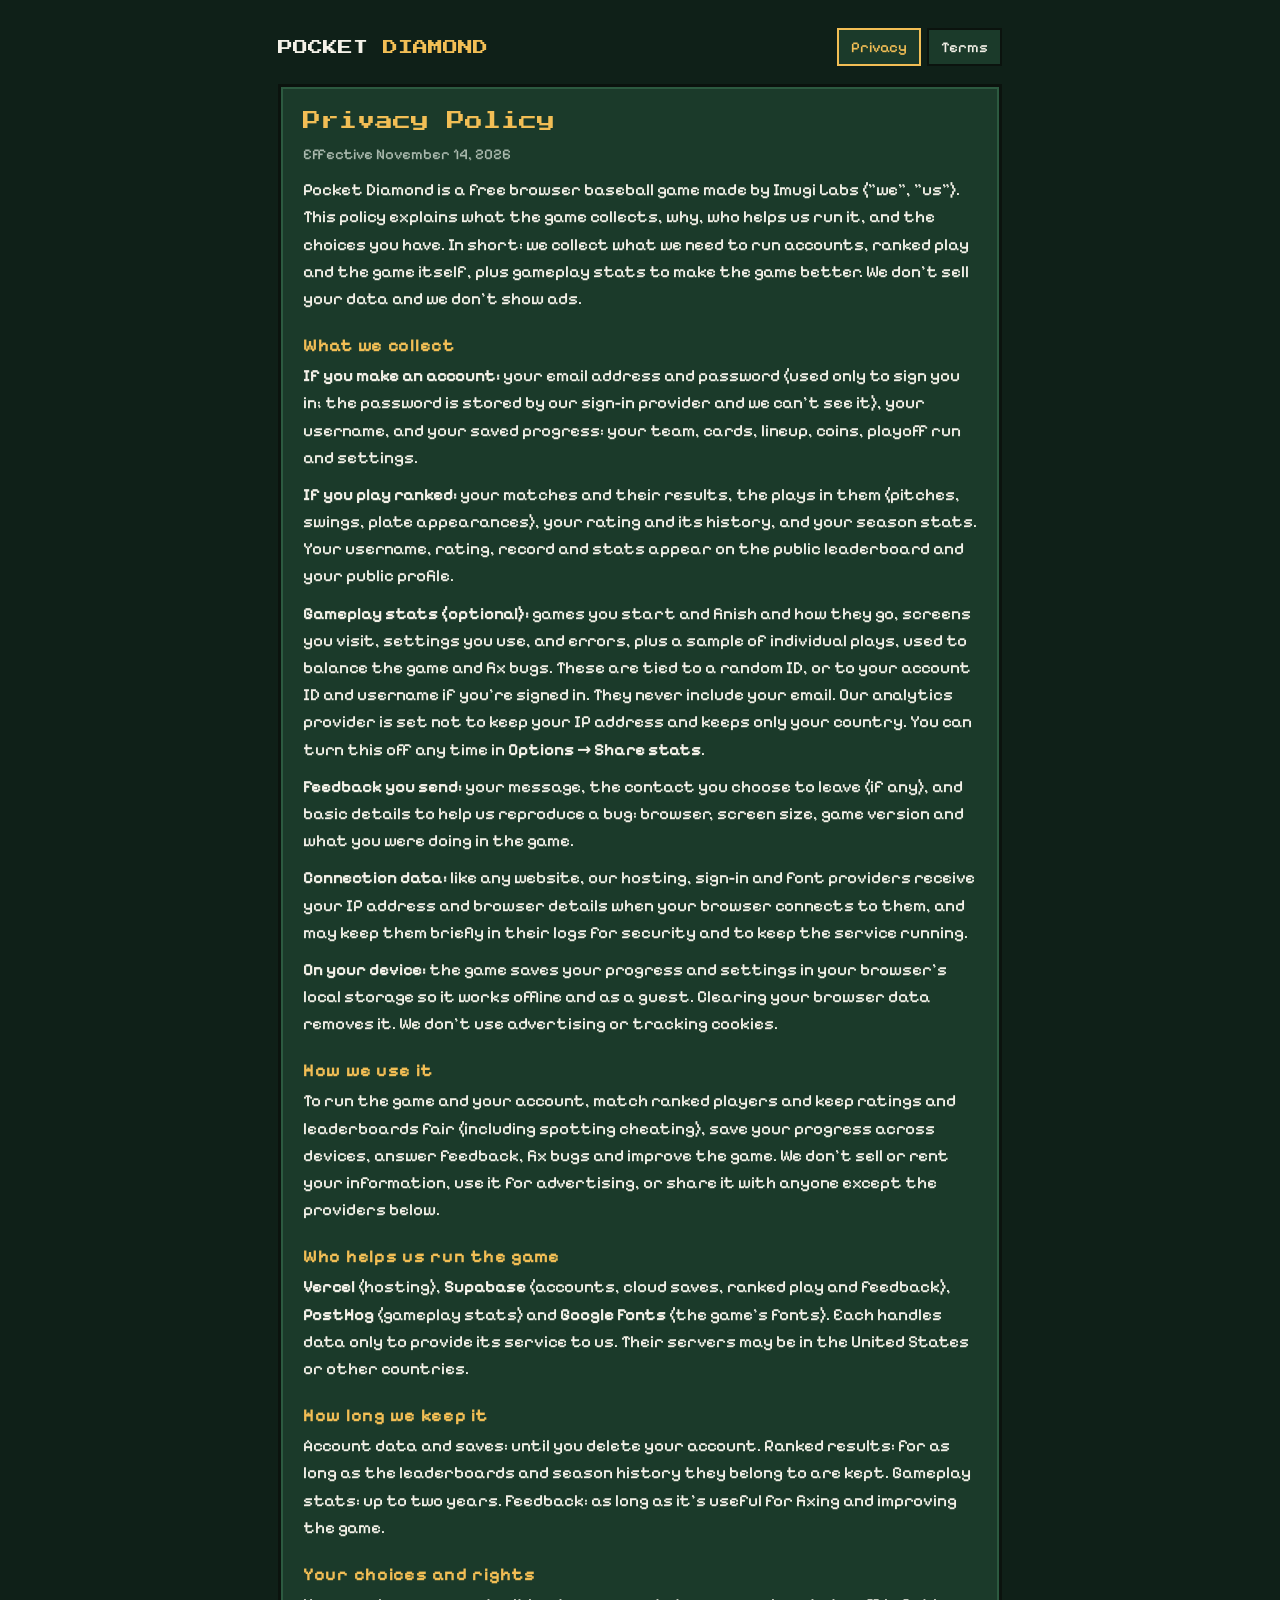
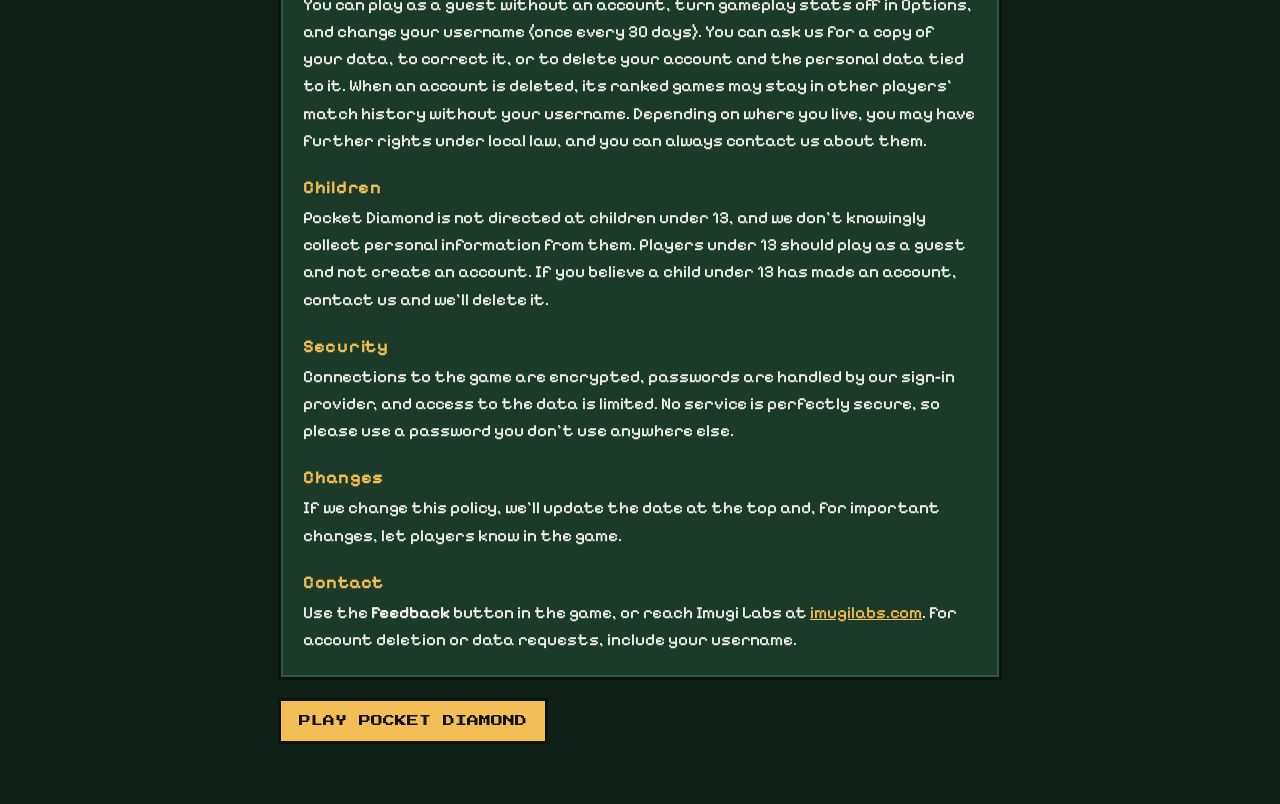
<file: privacy.html>
<!doctype html>
<html lang="en"><head><meta charset="utf-8"><meta name="viewport" content="width=device-width,initial-scale=1">
<title>Privacy Policy · Pocket Diamond</title><meta name="description" content="Privacy Policy for Pocket Diamond, a pixel KBO baseball game by Imugi Labs.">
<link rel="icon" href="icon-192.png"><link rel="preconnect" href="https://fonts.googleapis.com"><link rel="preconnect" href="https://fonts.gstatic.com" crossorigin>
<link rel="stylesheet" href="https://fonts.googleapis.com/css2?family=Press+Start+2P&family=Pixelify+Sans:wght@400;600;700&display=swap">
<style>
:root{--bg:#0f2018;--panel:#1b3a2a;--edge:#0b130e;--amber:#f2be55;--chalk:#f4f1e8;--dim:#a9b8ad}
*{box-sizing:border-box}body{margin:0;background:var(--bg);color:var(--chalk);font-family:"Pixelify Sans",system-ui,sans-serif;font-weight:500}
main{max-width:760px;margin:0 auto;padding:28px 18px 60px}
.top{display:flex;justify-content:space-between;align-items:center;gap:12px;flex-wrap:wrap;margin-bottom:18px}
.logo{font-family:"Press Start 2P",monospace;font-size:15px;color:var(--chalk);text-decoration:none}.logo span{color:var(--amber)}
nav a{color:var(--chalk);text-decoration:none;border:2px solid var(--edge);background:var(--panel);padding:8px 12px;margin-left:6px;font-size:15px;display:inline-block}
nav a[aria-current]{border-color:var(--amber);color:var(--amber)}
.card{background:var(--panel);border:3px solid var(--edge);box-shadow:inset 0 0 0 2px #2c5a40;padding:22px 22px 14px}
h2{font-family:"Press Start 2P",monospace;font-weight:400;font-size:18px;color:var(--amber);margin:0 0 8px;line-height:1.4}
h3{font-size:18px;letter-spacing:.04em;color:var(--amber);margin:22px 0 6px}
p{font-size:17px;line-height:1.6;margin:0 0 10px}.lgDate{color:var(--dim);font-size:15px}a{color:var(--amber)}
.play{display:inline-block;margin-top:18px;font-family:"Press Start 2P",monospace;font-size:12px;background:var(--amber);color:#14110a;text-decoration:none;padding:14px 18px;border:3px solid var(--edge)}
</style></head><body><main>
<div class="top"><a class="logo" href="/">POCKET <span>DIAMOND</span></a><nav><a href="privacy" aria-current="page">Privacy</a><a href="terms">Terms</a></nav></div>
<div class="card">
<h2>Privacy Policy</h2>
<p class="lgDate">Effective November 14, 2026</p>
<p>Pocket Diamond is a free browser baseball game made by Imugi Labs ("we", "us"). This policy explains what the game collects, why, who helps us run it, and the choices you have. In short: we collect what we need to run accounts, ranked play and the game itself, plus gameplay stats to make the game better. We don't sell your data and we don't show ads.</p>

<h3>What we collect</h3>
<p><b>If you make an account:</b> your email address and password (used only to sign you in; the password is stored by our sign-in provider and we can't see it), your username, and your saved progress: your team, cards, lineup, coins, playoff run and settings.</p>
<p><b>If you play ranked:</b> your matches and their results, the plays in them (pitches, swings, plate appearances), your rating and its history, and your season stats. Your username, rating, record and stats appear on the public leaderboard and your public profile.</p>
<p><b>Gameplay stats (optional):</b> games you start and finish and how they go, screens you visit, settings you use, and errors, plus a sample of individual plays, used to balance the game and fix bugs. These are tied to a random ID, or to your account ID and username if you're signed in. They never include your email. Our analytics provider is set not to keep your IP address and keeps only your country. You can turn this off any time in <b>Options → Share stats</b>.</p>
<p><b>Feedback you send:</b> your message, the contact you choose to leave (if any), and basic details to help us reproduce a bug: browser, screen size, game version and what you were doing in the game.</p>
<p><b>Connection data:</b> like any website, our hosting, sign-in and font providers receive your IP address and browser details when your browser connects to them, and may keep them briefly in their logs for security and to keep the service running.</p>
<p><b>On your device:</b> the game saves your progress and settings in your browser's local storage so it works offline and as a guest. Clearing your browser data removes it. We don't use advertising or tracking cookies.</p>

<h3>How we use it</h3>
<p>To run the game and your account, match ranked players and keep ratings and leaderboards fair (including spotting cheating), save your progress across devices, answer feedback, fix bugs and improve the game. We don't sell or rent your information, use it for advertising, or share it with anyone except the providers below.</p>

<h3>Who helps us run the game</h3>
<p><b>Vercel</b> (hosting), <b>Supabase</b> (accounts, cloud saves, ranked play and feedback), <b>PostHog</b> (gameplay stats) and <b>Google Fonts</b> (the game's fonts). Each handles data only to provide its service to us. Their servers may be in the United States or other countries.</p>

<h3>How long we keep it</h3>
<p>Account data and saves: until you delete your account. Ranked results: for as long as the leaderboards and season history they belong to are kept. Gameplay stats: up to two years. Feedback: as long as it's useful for fixing and improving the game.</p>

<h3>Your choices and rights</h3>
<p>You can play as a guest without an account, turn gameplay stats off in Options, and change your username (once every 30 days). You can ask us for a copy of your data, to correct it, or to delete your account and the personal data tied to it. When an account is deleted, its ranked games may stay in other players' match history without your username. Depending on where you live, you may have further rights under local law, and you can always contact us about them.</p>

<h3>Children</h3>
<p>Pocket Diamond is not directed at children under 13, and we don't knowingly collect personal information from them. Players under 13 should play as a guest and not create an account. If you believe a child under 13 has made an account, contact us and we'll delete it.</p>

<h3>Security</h3>
<p>Connections to the game are encrypted, passwords are handled by our sign-in provider, and access to the data is limited. No service is perfectly secure, so please use a password you don't use anywhere else.</p>

<h3>Changes</h3>
<p>If we change this policy, we'll update the date at the top and, for important changes, let players know in the game.</p>

<h3>Contact</h3>
<p>Use the <b>Feedback</b> button in the game, or reach Imugi Labs at <a href="https://imugilabs.com" target="_blank" rel="noopener">imugilabs.com</a>. For account deletion or data requests, include your username.</p>
</div>
<a class="play" href="/">PLAY POCKET DIAMOND</a>
</main></body></html>
</file>
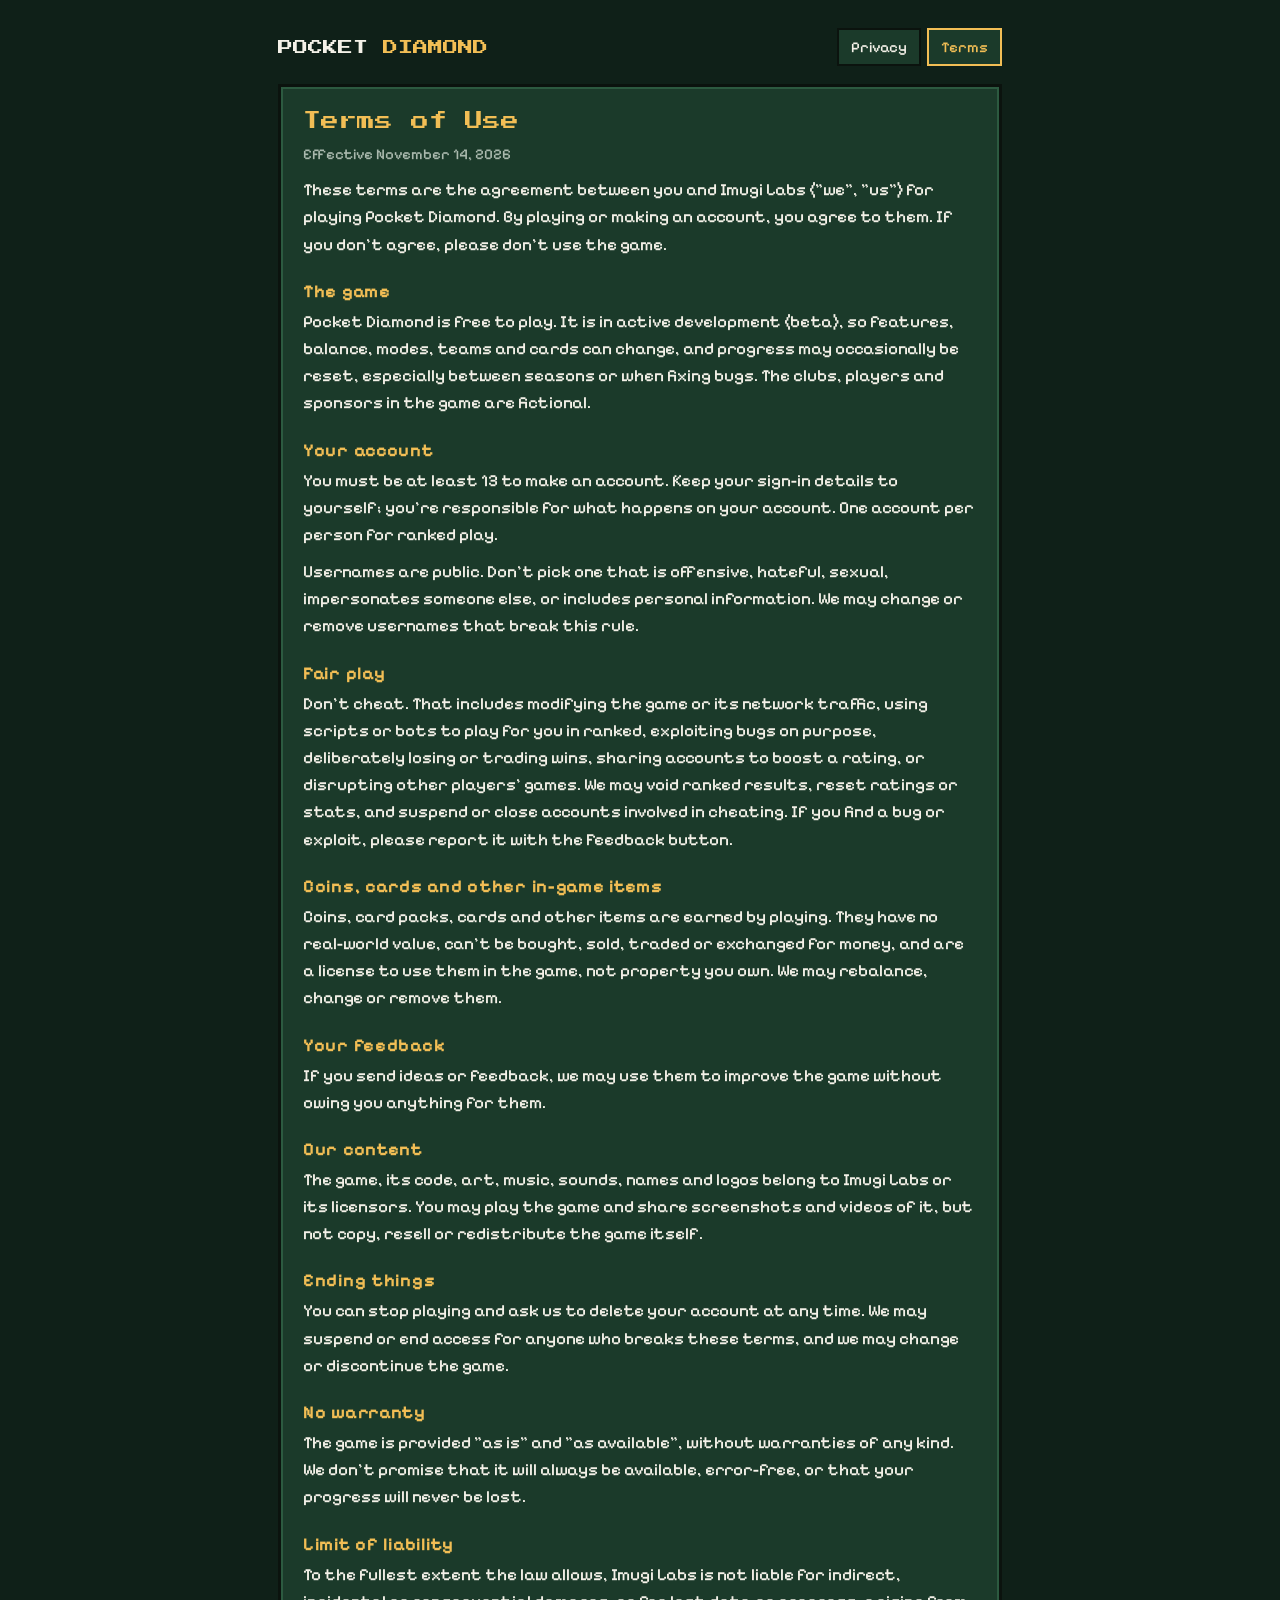
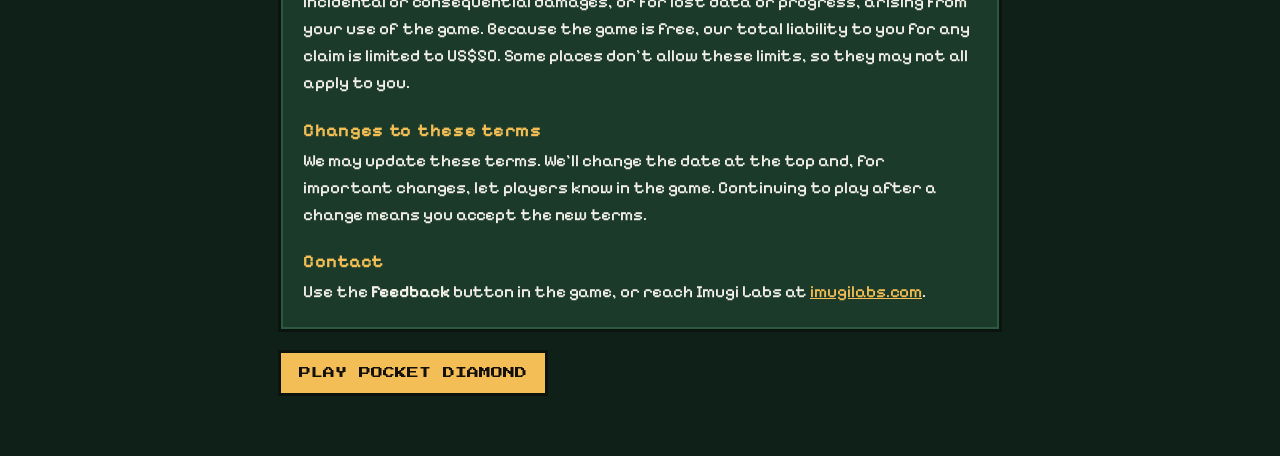
<file: terms.html>
<!doctype html>
<html lang="en"><head><meta charset="utf-8"><meta name="viewport" content="width=device-width,initial-scale=1">
<title>Terms of Use · Pocket Diamond</title><meta name="description" content="Terms of Use for Pocket Diamond, a pixel KBO baseball game by Imugi Labs.">
<link rel="icon" href="icon-192.png"><link rel="preconnect" href="https://fonts.googleapis.com"><link rel="preconnect" href="https://fonts.gstatic.com" crossorigin>
<link rel="stylesheet" href="https://fonts.googleapis.com/css2?family=Press+Start+2P&family=Pixelify+Sans:wght@400;600;700&display=swap">
<style>
:root{--bg:#0f2018;--panel:#1b3a2a;--edge:#0b130e;--amber:#f2be55;--chalk:#f4f1e8;--dim:#a9b8ad}
*{box-sizing:border-box}body{margin:0;background:var(--bg);color:var(--chalk);font-family:"Pixelify Sans",system-ui,sans-serif;font-weight:500}
main{max-width:760px;margin:0 auto;padding:28px 18px 60px}
.top{display:flex;justify-content:space-between;align-items:center;gap:12px;flex-wrap:wrap;margin-bottom:18px}
.logo{font-family:"Press Start 2P",monospace;font-size:15px;color:var(--chalk);text-decoration:none}.logo span{color:var(--amber)}
nav a{color:var(--chalk);text-decoration:none;border:2px solid var(--edge);background:var(--panel);padding:8px 12px;margin-left:6px;font-size:15px;display:inline-block}
nav a[aria-current]{border-color:var(--amber);color:var(--amber)}
.card{background:var(--panel);border:3px solid var(--edge);box-shadow:inset 0 0 0 2px #2c5a40;padding:22px 22px 14px}
h2{font-family:"Press Start 2P",monospace;font-weight:400;font-size:18px;color:var(--amber);margin:0 0 8px;line-height:1.4}
h3{font-size:18px;letter-spacing:.04em;color:var(--amber);margin:22px 0 6px}
p{font-size:17px;line-height:1.6;margin:0 0 10px}.lgDate{color:var(--dim);font-size:15px}a{color:var(--amber)}
.play{display:inline-block;margin-top:18px;font-family:"Press Start 2P",monospace;font-size:12px;background:var(--amber);color:#14110a;text-decoration:none;padding:14px 18px;border:3px solid var(--edge)}
</style></head><body><main>
<div class="top"><a class="logo" href="/">POCKET <span>DIAMOND</span></a><nav><a href="privacy">Privacy</a><a href="terms" aria-current="page">Terms</a></nav></div>
<div class="card">
<h2>Terms of Use</h2>
<p class="lgDate">Effective November 14, 2026</p>
<p>These terms are the agreement between you and Imugi Labs ("we", "us") for playing Pocket Diamond. By playing or making an account, you agree to them. If you don't agree, please don't use the game.</p>

<h3>The game</h3>
<p>Pocket Diamond is free to play. It is in active development (beta), so features, balance, modes, teams and cards can change, and progress may occasionally be reset, especially between seasons or when fixing bugs. The clubs, players and sponsors in the game are fictional.</p>

<h3>Your account</h3>
<p>You must be at least 13 to make an account. Keep your sign-in details to yourself; you're responsible for what happens on your account. One account per person for ranked play.</p>
<p>Usernames are public. Don't pick one that is offensive, hateful, sexual, impersonates someone else, or includes personal information. We may change or remove usernames that break this rule.</p>

<h3>Fair play</h3>
<p>Don't cheat. That includes modifying the game or its network traffic, using scripts or bots to play for you in ranked, exploiting bugs on purpose, deliberately losing or trading wins, sharing accounts to boost a rating, or disrupting other players' games. We may void ranked results, reset ratings or stats, and suspend or close accounts involved in cheating. If you find a bug or exploit, please report it with the Feedback button.</p>

<h3>Coins, cards and other in-game items</h3>
<p>Coins, card packs, cards and other items are earned by playing. They have no real-world value, can't be bought, sold, traded or exchanged for money, and are a license to use them in the game, not property you own. We may rebalance, change or remove them.</p>

<h3>Your feedback</h3>
<p>If you send ideas or feedback, we may use them to improve the game without owing you anything for them.</p>

<h3>Our content</h3>
<p>The game, its code, art, music, sounds, names and logos belong to Imugi Labs or its licensors. You may play the game and share screenshots and videos of it, but not copy, resell or redistribute the game itself.</p>

<h3>Ending things</h3>
<p>You can stop playing and ask us to delete your account at any time. We may suspend or end access for anyone who breaks these terms, and we may change or discontinue the game.</p>

<h3>No warranty</h3>
<p>The game is provided "as is" and "as available", without warranties of any kind. We don't promise that it will always be available, error-free, or that your progress will never be lost.</p>

<h3>Limit of liability</h3>
<p>To the fullest extent the law allows, Imugi Labs is not liable for indirect, incidental or consequential damages, or for lost data or progress, arising from your use of the game. Because the game is free, our total liability to you for any claim is limited to US$50. Some places don't allow these limits, so they may not all apply to you.</p>

<h3>Changes to these terms</h3>
<p>We may update these terms. We'll change the date at the top and, for important changes, let players know in the game. Continuing to play after a change means you accept the new terms.</p>

<h3>Contact</h3>
<p>Use the <b>Feedback</b> button in the game, or reach Imugi Labs at <a href="https://imugilabs.com" target="_blank" rel="noopener">imugilabs.com</a>.</p>
</div>
<a class="play" href="/">PLAY POCKET DIAMOND</a>
</main></body></html>
</file>
